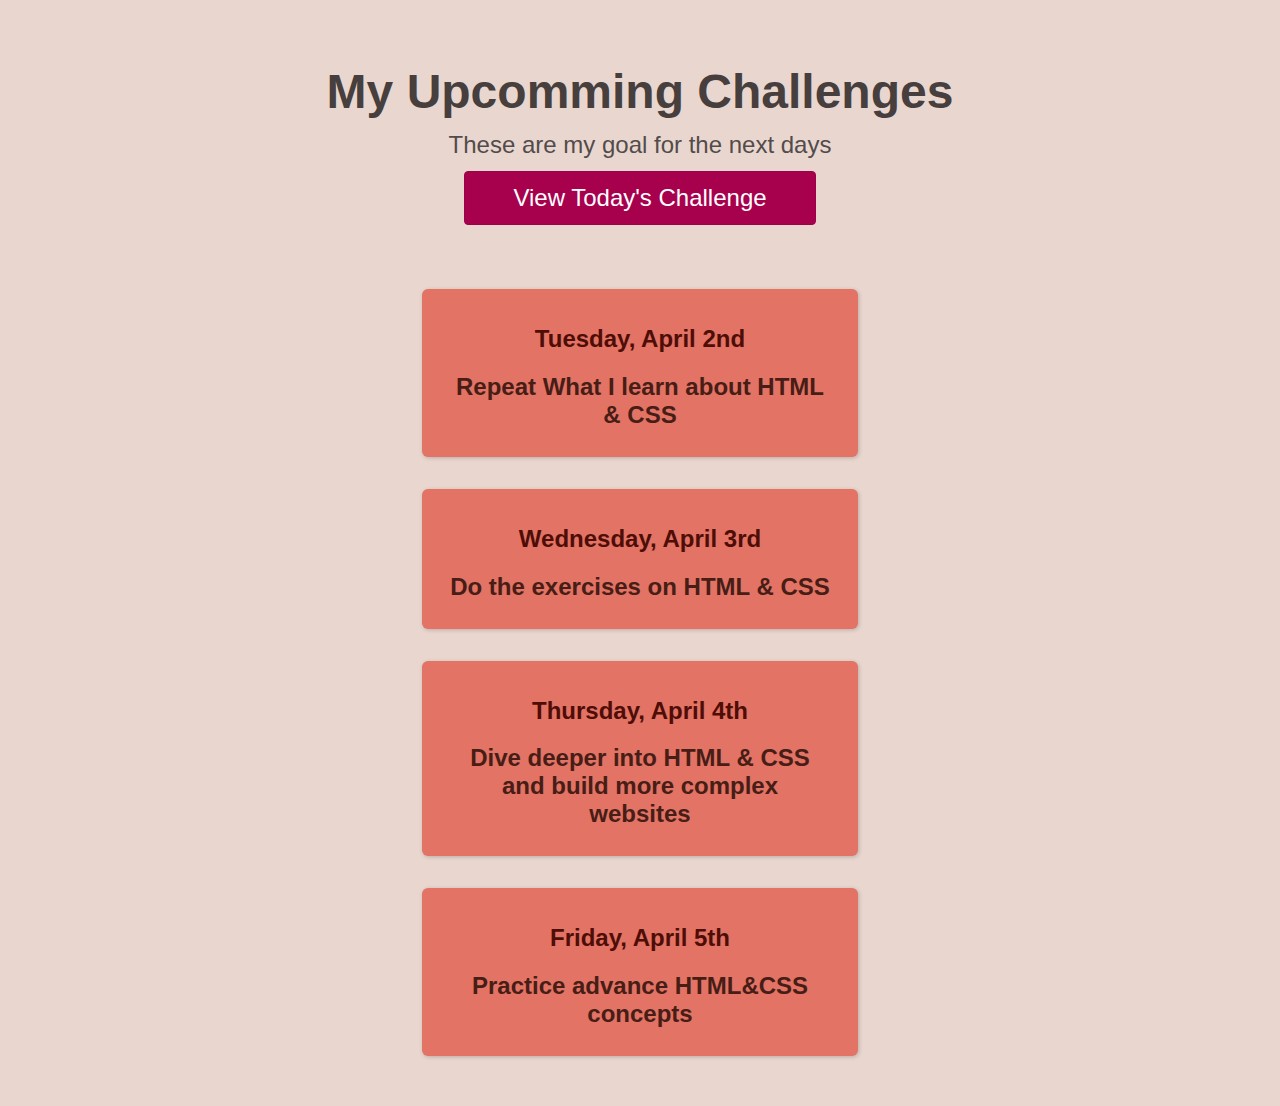
<file: full-week.html>
<!DOCTYPE html>
<html lang="en">
<head>
    <meta charset="UTF-8">
    <meta http-equiv="X-UA-Compatible" content="IE=edge">
    <meta name="viewport" content="width=device-width, initial-scale=1.0">
    <title>My Upcomming Challenges</title>
    
    <link href="css/shared.css" rel="stylesheet" />
    <link href="css/full-week.css" rel="stylesheet" />
</head>
<body>
    <header>
        <h1>My Upcomming Challenges</h1>
        <p id="description">These are my goal for the next days</p>
        <a href="index.html">View Today's Challenge </a>
    </header>
    <main>
        <ol>
            <li class="highlight-goal">
                <h2>Tuesday, April 2nd</h2>
                <p>Repeat What I learn about HTML & CSS</p>
            </li>
            <li class="highlight-goal">
                <h2>Wednesday, April 3rd</h2>
                <p>Do the exercises on HTML & CSS</p>
            </li>
            <li class="highlight-goal">
                <h2>Thursday, April 4th</h2>
                <p>Dive deeper into HTML & CSS and build more complex websites</p>
            </li>
            <li class="highlight-goal" >
                <h2>Friday, April 5th</h2>
                <p >Practice advance HTML&CSS concepts</p>
            </li>
        </ol>
    </main>
    
</body>
</html>
</file>
<file: css/shared.css>
body{
    text-align: center;
    background-color: rgb(233,215,207);
    color: rgb(83, 75, 75);
    margin: 50px;
}
h1{
    font-family: 'Oswald',sans-serif;
    color: rgb(83, 73, 73);
}
p{
    font-family: 'Fira Sans',sans-serif;
    color: rgb(83,75,75);
    font-size: 24px;
}

a{
    text-decoration: none;
    font-family: 'Fira Sans',sans-serif;
    color: rgb(167,1,78)
}
a:hover{
    text-decoration: underline;
}
</file>
<file: css/full-week.css>
header{
    margin: 64px;
}
h1{
    font-size: 48px;
    color: rgb(71,62,62);
    margin: 0;
}
a{
    background-color: rgb(167,1,78);
    color: white;
    font-size: 24px;
    border-radius: 4px;
    padding: 12px 48px;
    border: 1px solid rgb(157,1,78);
    display: inline-block;
    margin: 0;
}
a:hover{
    background-color: rgb(180,12,50);
    text-decoration: none;
}
#description{
    margin: 12px 0;

}
ol {
    list-style: none;
    width: 500px;
    margin: 36px auto 0 auto;
    padding: 0;
}

li{
    margin: 32px;
    background-color: rgb(223,136,124);
    border-radius: 6px;
    font-weight: bold;
    padding: 16px;
    box-shadow: 1px 1px 4px rgba(0,0,0,0.2);

}

/*
header p{
    margin-bottom: 36px;
}
*/
h2{
    color: rgb(78,13,5);
    font-family: 'Oswald',sans-serif;
}
main p{
    color: rgb(71,29,21);
    margin: 12px; 
}

.highlight-goal{
    background-color: rgb(226,115,101);

}
</file>
